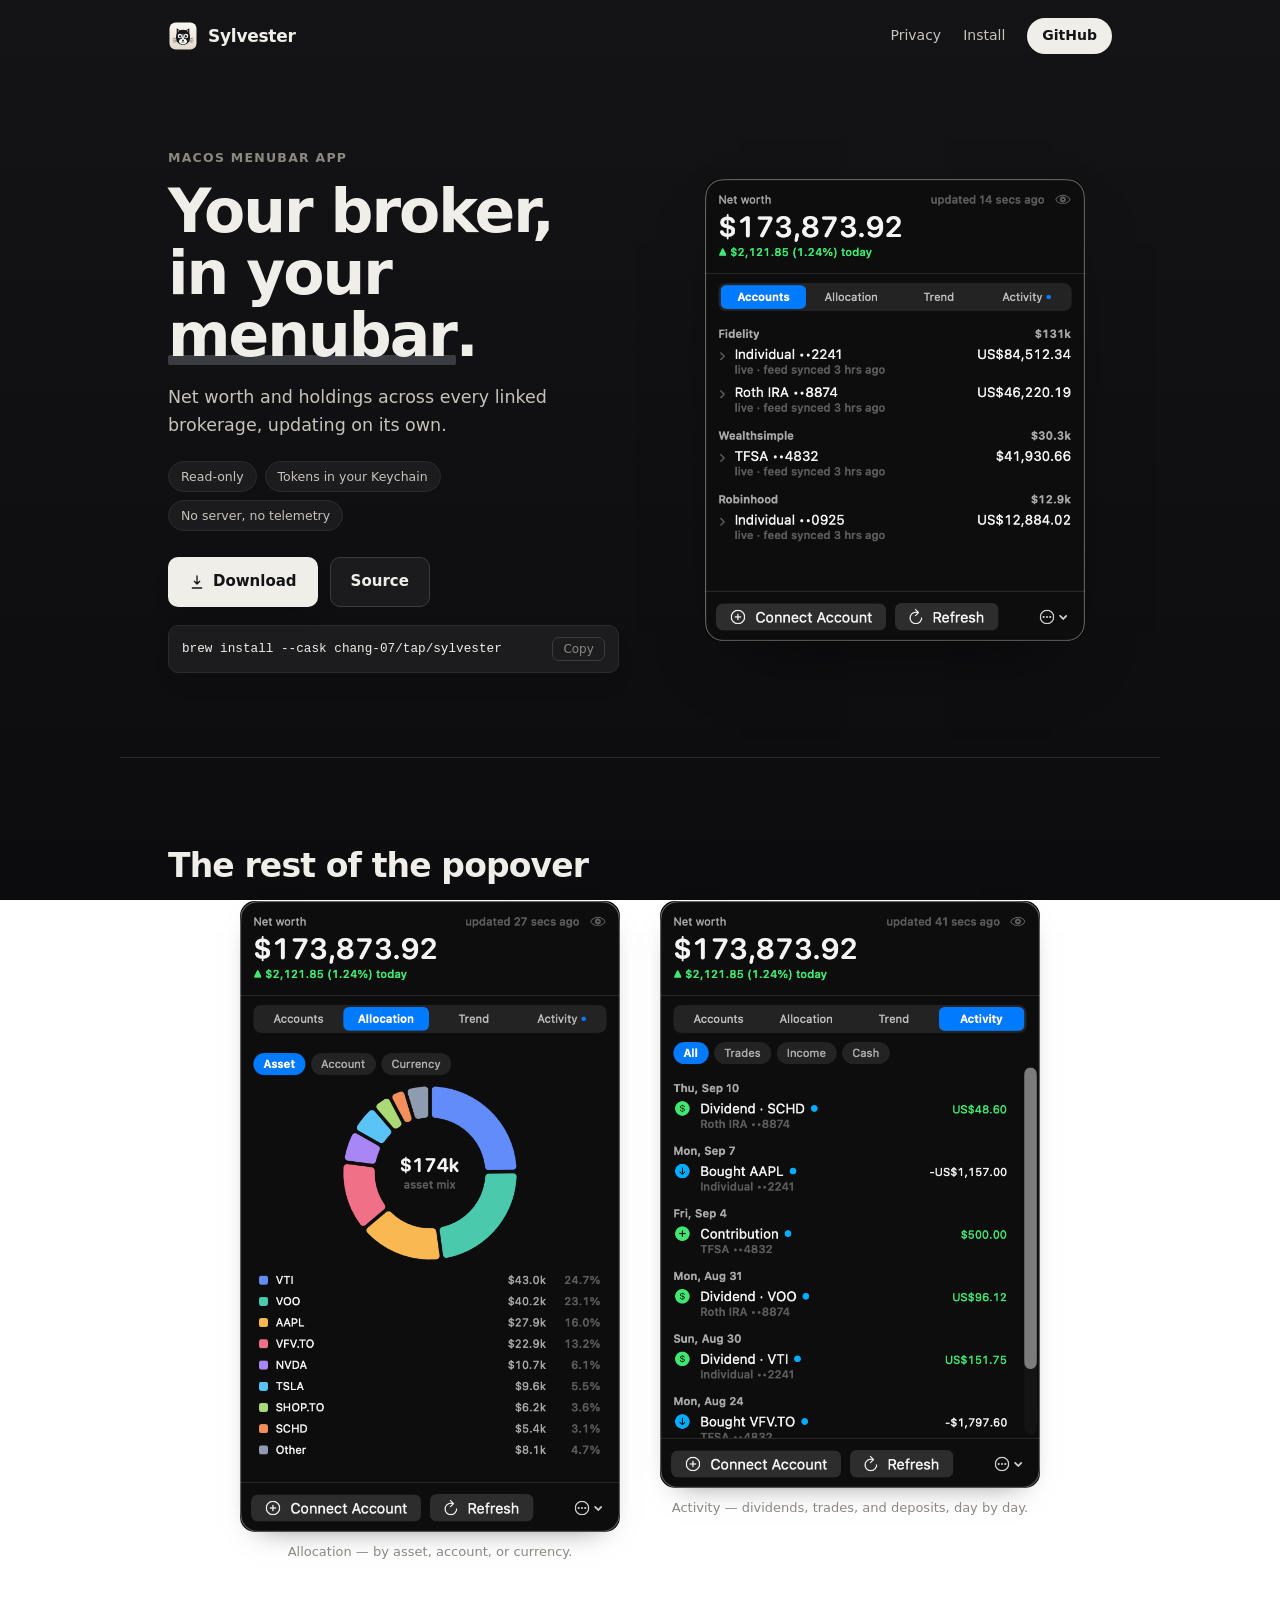
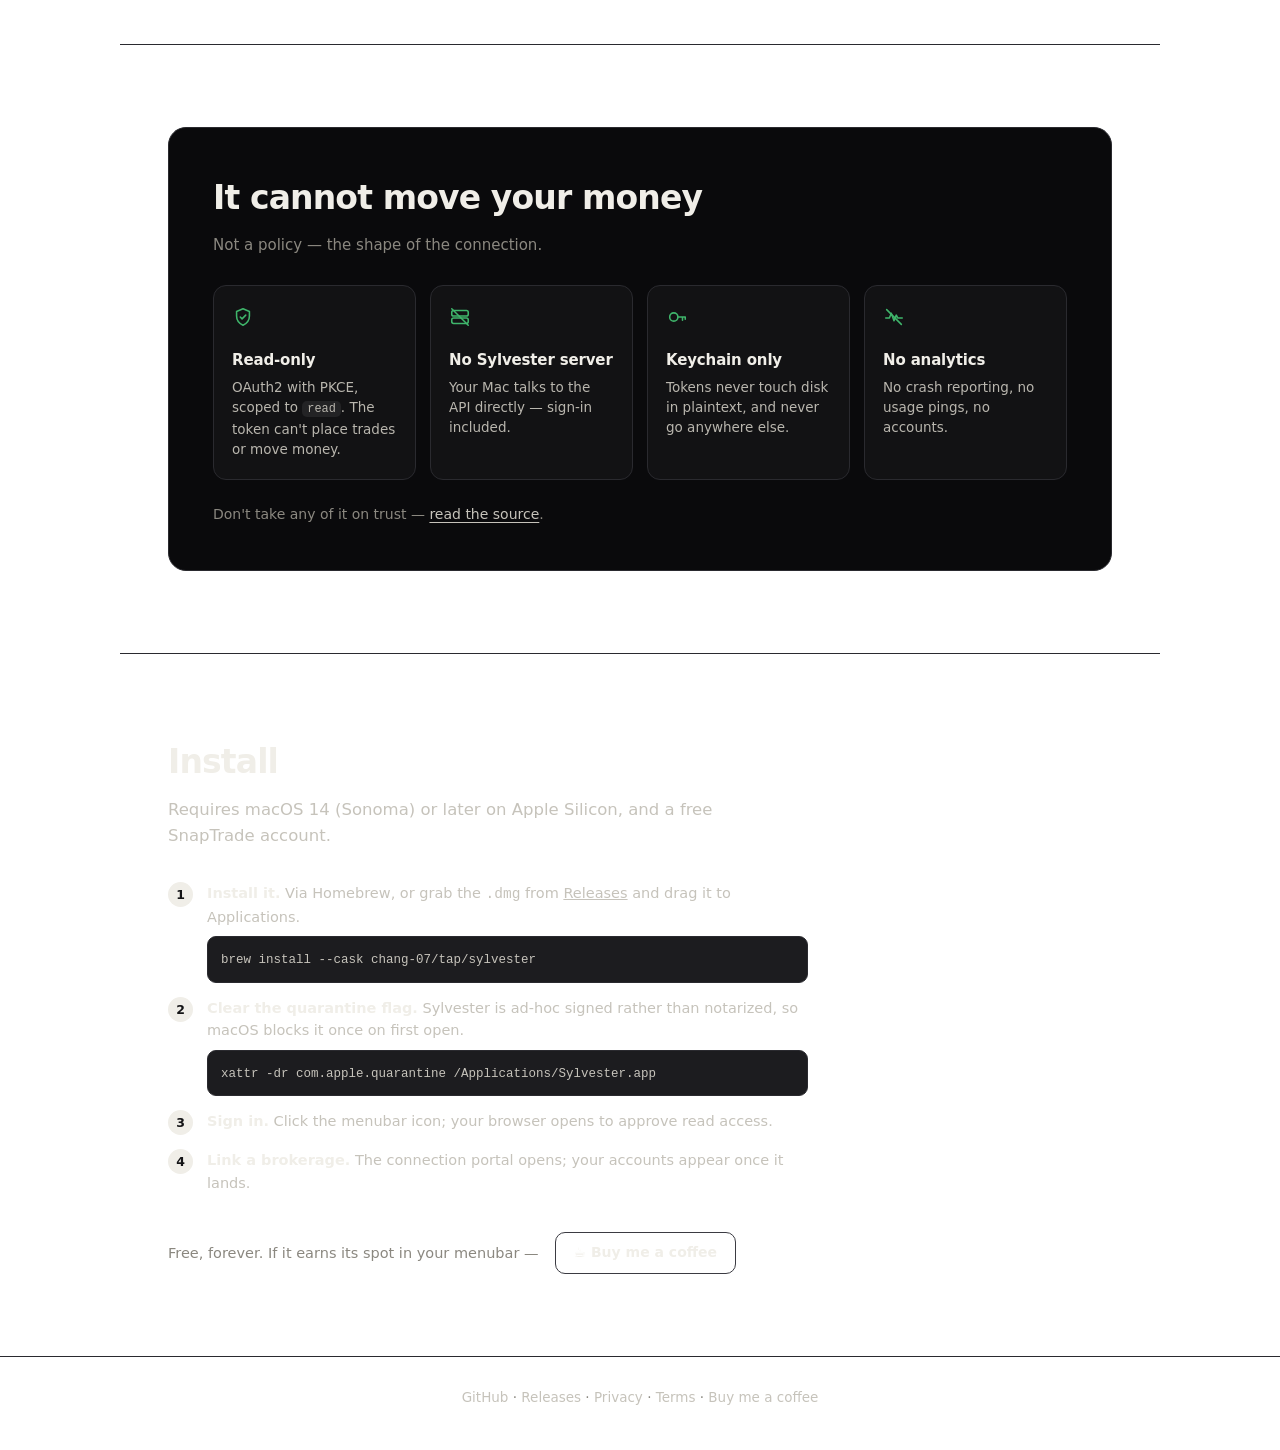
<file: docs/index.html>
<!DOCTYPE html>
<html lang="en">
<head>
<meta charset="UTF-8" />
<meta name="viewport" content="width=device-width, initial-scale=1.0" />
<title>Sylvester — your broker, in your menubar</title>
<meta name="description" content="Net worth and holdings across every linked brokerage, in your macOS menubar. Read-only, no server, no telemetry." />
<link rel="icon" type="image/svg+xml" href="assets/sylvester-logo.svg" />
<meta property="og:title" content="Sylvester — your broker, in your menubar" />
<meta property="og:description" content="Net worth and holdings across every linked brokerage, in your macOS menubar." />
<meta property="og:type" content="website" />
<style>
:root {
  --paper:   #141416;
  --paper-2: #0C0C0E;
  --ink:     #F0EEE8;
  --ink-2:   #C6C3BB;
  --muted:   #8B8880;
  --line:    #2A2A2F;
  --line-2:  #3B3B42;
  --card:    #1C1C1F;
  --gain:    #3FB56B;

  --sans: -apple-system, BlinkMacSystemFont, "Segoe UI", Inter, system-ui, sans-serif;
  --mono: ui-monospace, "SF Mono", SFMono-Regular, Menlo, monospace;

  --maxw: 1040px;
  --gutter: clamp(20px, 5vw, 48px);
  --shadow: 0 30px 70px -34px rgba(0, 0, 0, .65);
  --shadow-sm: 0 12px 28px -18px rgba(0, 0, 0, .55);
}

* { box-sizing: border-box; margin: 0; padding: 0; }
html { scroll-behavior: smooth; -webkit-text-size-adjust: 100%; }
body {
  font-family: var(--sans);
  color: var(--ink);
  background: linear-gradient(180deg, var(--paper) 0%, var(--paper-2) 100%);
  background-attachment: fixed;
  line-height: 1.55;
  -webkit-font-smoothing: antialiased;
}
a { color: inherit; }
.wrap { max-width: var(--maxw); margin: 0 auto; padding: 0 var(--gutter); }

/* ── nav ── */
.nav {
  display: flex; align-items: center; justify-content: space-between;
  gap: 16px; padding: 18px var(--gutter); max-width: var(--maxw); margin: 0 auto;
}
.brand { display: flex; align-items: center; gap: 10px; text-decoration: none; }
.brand img { width: 30px; height: 30px; border-radius: 7px; display: block; }
.brand span { font-weight: 650; letter-spacing: -0.015em; font-size: 17px; }
.nav-links { display: flex; align-items: center; gap: 22px; font-size: 14px; }
.nav-links a { color: var(--ink-2); text-decoration: none; }
.nav-links a:hover { color: var(--ink); }
.nav-cta {
  background: var(--ink); color: var(--paper) !important;
  padding: 7px 15px; border-radius: 999px; font-weight: 550;
}
@media (max-width: 620px) { .nav-links a:not(.nav-cta) { display: none; } }

/* ── hero ── */
.hero { padding-block: clamp(36px, 7vw, 76px) clamp(40px, 7vw, 84px); }
.hero-grid {
  display: grid; grid-template-columns: 1.02fr 0.98fr;
  gap: clamp(28px, 5vw, 60px); align-items: center;
}
.hero-grid > * { min-width: 0; }
@media (max-width: 860px) { .hero-grid { grid-template-columns: 1fr; } }

.eyebrow {
  font-size: 12.5px; letter-spacing: .10em; text-transform: uppercase;
  color: var(--muted); font-weight: 600; margin-bottom: 14px;
}
h1 {
  font-size: clamp(38px, 6.2vw, 60px); line-height: 1.03;
  letter-spacing: -0.033em; font-weight: 700; margin-bottom: 18px;
}
h1 em { font-style: normal; position: relative; white-space: nowrap; }
h1 em::after {
  content: ""; position: absolute; left: 0; right: 0; bottom: .07em; height: .18em;
  background: var(--line-2); border-radius: 2px; z-index: -1;
}
.hero-sub { font-size: 17.5px; color: var(--ink-2); max-width: 46ch; margin-bottom: 22px; }

.chips { display: flex; flex-wrap: wrap; gap: 8px; list-style: none; margin-bottom: 26px; }
.chips li {
  font-size: 12.5px; color: var(--ink-2); background: rgba(255,255,255,.05);
  border: 1px solid var(--line); border-radius: 999px; padding: 5px 12px;
}

.cta-row { display: flex; flex-wrap: wrap; gap: 12px; align-items: center; }
.btn {
  display: inline-flex; align-items: center; gap: 8px; text-decoration: none;
  border-radius: 10px; padding: 12px 20px; font-weight: 600; font-size: 15px;
  border: 1px solid transparent; transition: transform .12s ease, box-shadow .12s ease;
}
.btn:hover { transform: translateY(-1px); }
.btn-primary { background: var(--ink); color: var(--paper); box-shadow: var(--shadow-sm); }
.btn-ghost { border-color: var(--line-2); color: var(--ink); background: rgba(255,255,255,.05); }

.brewline {
  display: flex; align-items: center; gap: 10px; margin-top: 18px;
  background: var(--card); border: 1px solid var(--line);
  border-radius: 10px; padding: 11px 13px; max-width: 460px; box-shadow: var(--shadow-sm);
}
.brewline code {
  font-family: var(--mono); font-size: 12.7px; color: var(--ink);
  /* display:block matters — overflow is ignored on non-replaced inline elements, so as
     an inline <code> this just widened its flex parent instead of scrolling. */
  display: block; overflow-x: auto; white-space: nowrap; flex: 1; min-width: 0;
}
.copy {
  border: 1px solid var(--line-2); background: transparent; color: var(--muted);
  border-radius: 7px; padding: 4px 10px; font-size: 12px; cursor: pointer;
  font-family: var(--sans); flex-shrink: 0;
}
.copy:hover { color: var(--ink); border-color: var(--ink); }

/* ── product shots (real app, example data) ── */
.mock { display: flex; flex-direction: column; align-items: center; gap: 10px; }
.appshot { width: 100%; max-width: 380px; height: auto; display: block; border-radius: 15px; box-shadow: var(--shadow); }
.shot-note { font-size: 12px; color: var(--muted); }
.shots { display: grid; grid-template-columns: repeat(auto-fit, minmax(260px, 380px)); gap: clamp(18px, 4vw, 40px); justify-content: center; }
.shot { margin: 0; }
.shot img { width: 100%; height: auto; display: block; border-radius: 15px; box-shadow: var(--shadow-sm); }
.shot figcaption { font-size: 13px; color: var(--muted); margin-top: 10px; text-align: center; }

/* ── sections ── */
section.band { padding-block: clamp(46px, 7vw, 82px); border-top: 1px solid var(--line); }
h2 { font-size: clamp(25px, 3.4vw, 33px); letter-spacing: -0.026em; font-weight: 700; margin-bottom: 10px; }
.lede { color: var(--ink-2); max-width: 58ch; font-size: 16.5px; margin-bottom: 34px; }

.grid { display: grid; grid-template-columns: repeat(auto-fit, minmax(248px, 1fr)); gap: 18px; }
.card {
  background: var(--card); border: 1px solid var(--line); border-radius: 13px;
  padding: 20px; box-shadow: var(--shadow-sm);
}
.card h3 { font-size: 15.5px; font-weight: 650; margin-bottom: 6px; letter-spacing: -0.012em; }
.card p { font-size: 14px; color: var(--ink-2); }
.card .ico {
  width: 30px; height: 30px; border-radius: 8px; background: var(--paper-2);
  display: grid; place-items: center; margin-bottom: 13px;
  border: 1px solid var(--line);
}
.card .ico svg { width: 16px; height: 16px; stroke: var(--ink); fill: none; stroke-width: 1.7; stroke-linecap: round; stroke-linejoin: round; }

.privacy { background: #0A0A0C; border: 1px solid var(--line); color: var(--ink); border-radius: 18px; padding: clamp(28px, 4.5vw, 44px); }
.privacy h2 { color: var(--ink); }
.privacy .sub { color: var(--muted); font-size: 15px; margin-top: 4px; }
.pgrid { display: grid; grid-template-columns: repeat(auto-fit, minmax(195px, 1fr)); gap: 14px; margin-top: 28px; }
.ptile { background: rgba(255,255,255,.03); border: 1px solid var(--line); border-radius: 13px; padding: 20px 18px; }
.ptile svg { width: 22px; height: 22px; stroke: var(--gain); fill: none; stroke-width: 1.7; stroke-linecap: round; stroke-linejoin: round; margin-bottom: 13px; }
.ptile h3 { font-size: 15px; font-weight: 650; letter-spacing: -0.01em; margin-bottom: 5px; }
.ptile p { font-size: 13.5px; color: #B9B6AE; line-height: 1.5; }
.ptile code { font-size: .88em; background: rgba(255,255,255,.07); padding: 1px 5px; border-radius: 5px; }
.pfoot { margin-top: 24px; font-size: 14px; color: var(--muted); }
.pfoot a { color: var(--ink-2); text-decoration: underline; text-underline-offset: 3px; }
.pfoot a:hover { color: var(--ink); }

.coffee-line { margin-top: 38px; display: flex; align-items: center; flex-wrap: wrap; gap: 16px; color: var(--muted); font-size: 14.5px; }
.btn-coffee { padding: 9px 18px; font-size: 14px; }
.steps { display: grid; gap: 14px; counter-reset: s; max-width: 640px; }
.step { display: flex; gap: 14px; align-items: flex-start; min-width: 0; }
.step::before {
  counter-increment: s; content: counter(s);
  flex-shrink: 0; width: 25px; height: 25px; border-radius: 50%;
  background: var(--ink); color: var(--paper); display: grid; place-items: center;
  font-size: 12.5px; font-weight: 650;
}
.step div { font-size: 14.5px; color: var(--ink-2); min-width: 0; flex: 1; }
.step strong { color: var(--ink); font-weight: 620; }
pre {
  max-width: 100%;
  background: var(--card); border: 1px solid var(--line); border-radius: 9px;
  padding: 11px 13px; overflow-x: auto; margin-top: 8px;
}
pre code { font-family: var(--mono); font-size: 12.5px; }
.note { font-size: 13.5px; color: var(--muted); margin-top: 22px; max-width: 62ch; }

footer { border-top: 1px solid var(--line); padding: 30px 0 44px; font-size: 13.5px; color: var(--muted); }
.foot { display: flex; flex-wrap: wrap; gap: 18px; justify-content: center; align-items: center; }
.foot a { color: var(--ink-2); text-decoration: none; }
.foot a:hover { color: var(--ink); }
</style>
</head>
<body>

<header class="nav">
  <a class="brand" href="#top">
    <img src="assets/sylvester-logo.svg" alt="" />
    <span>Sylvester</span>
  </a>
  <nav class="nav-links">
    <a href="#privacy">Privacy</a>
    <a href="#install">Install</a>
    <a class="nav-cta" href="https://github.com/chang-07/sylvester">GitHub</a>
  </nav>
</header>

<main id="top">

<section class="hero wrap">
  <div class="hero-grid">
    <div>
      <p class="eyebrow">macOS menubar app</p>
      <h1>Your broker, in your <em>menubar</em>.</h1>
      <p class="hero-sub">
        Net worth and holdings across every linked brokerage, updating on its own.
      </p>

      <ul class="chips">
        <li>Read-only</li>
        <li>Tokens in your Keychain</li>
        <li>No server, no telemetry</li>
      </ul>

      <div class="cta-row">
        <a class="btn btn-primary" href="https://github.com/chang-07/sylvester/releases/latest">
          <svg width="16" height="16" viewBox="0 0 24 24" fill="none" stroke="currentColor" stroke-width="2" stroke-linecap="round" stroke-linejoin="round"><path d="M12 3v12m0 0l-4-4m4 4l4-4M5 21h14"/></svg>
          Download
        </a>
        <a class="btn btn-ghost" href="https://github.com/chang-07/sylvester">Source</a>
      </div>

      <div class="brewline">
        <code id="brew">brew install --cask chang-07/tap/sylvester</code>
        <button class="copy" onclick="
          navigator.clipboard.writeText(document.getElementById('brew').textContent);
          this.textContent='Copied'; setTimeout(()=>this.textContent='Copy',1400);
        ">Copy</button>
      </div>
    </div>

    <div class="mock">
      <img class="appshot" src="assets/app-accounts.png" width="680" height="826"
           alt="Sylvester's popover: net worth $173,873.92 across demo accounts at Fidelity, Wealthsimple, and Robinhood, with today's change and per-account sync status. Example data." />
    </div>
  </div>
</section>

<section class="band wrap" id="tour">
  <h2>The rest of the popover</h2>
  <div class="shots">
    <figure class="shot">
      <img src="assets/app-allocation.png" width="680" height="1130" loading="lazy"
           alt="Allocation tab: a donut chart of the example portfolio by asset, with per-holding values and percentages. Example data." />
      <figcaption>Allocation — by asset, account, or currency.</figcaption>
    </figure>
    <figure class="shot">
      <img src="assets/app-activity.png" width="680" height="1050" loading="lazy"
           alt="Activity tab: a day-grouped feed of dividends, buys, and contributions across the example accounts. Example data." />
      <figcaption>Activity — dividends, trades, and deposits, day by day.</figcaption>
    </figure>
  </div>
</section>

<section class="band wrap" id="privacy">
  <div class="privacy">
    <h2>It cannot move your money</h2>
    <p class="sub">Not a policy — the shape of the connection.</p>
    <div class="pgrid">
      <div class="ptile">
        <svg viewBox="0 0 24 24"><path d="M12 3l7 3v5c0 4.6-3 8.2-7 10-4-1.8-7-5.4-7-10V6l7-3z"/><path d="M9 12l2 2 4-4"/></svg>
        <h3>Read-only</h3>
        <p>OAuth2 with PKCE, scoped to <code>read</code>. The token can't place trades or move money.</p>
      </div>
      <div class="ptile">
        <svg viewBox="0 0 24 24"><rect x="3" y="5" width="18" height="6" rx="2"/><rect x="3" y="13" width="18" height="6" rx="2"/><path d="M3 3L21 21"/></svg>
        <h3>No Sylvester server</h3>
        <p>Your Mac talks to the API directly — sign-in included.</p>
      </div>
      <div class="ptile">
        <svg viewBox="0 0 24 24"><circle cx="8.5" cy="12" r="4.5"/><path d="M13 12h8M18 12v3.5M21 12v2.5"/></svg>
        <h3>Keychain only</h3>
        <p>Tokens never touch disk in plaintext, and never go anywhere else.</p>
      </div>
      <div class="ptile">
        <svg viewBox="0 0 24 24"><path d="M3 13h4l2-5 3 8 2.5-6 1.5 3h5"/><path d="M4 4l16 16"/></svg>
        <h3>No analytics</h3>
        <p>No crash reporting, no usage pings, no accounts.</p>
      </div>
    </div>
    <p class="pfoot">Don't take any of it on trust — <a href="https://github.com/chang-07/sylvester">read the source</a>.</p>
  </div>
</section>

<section class="band wrap" id="install">
  <h2>Install</h2>
  <p class="lede">Requires macOS 14 (Sonoma) or later on Apple Silicon, and a free SnapTrade account.</p>

  <div class="steps">
    <div class="step"><div><strong>Install it.</strong> Via Homebrew, or grab the <code>.dmg</code> from <a href="https://github.com/chang-07/sylvester/releases/latest">Releases</a> and drag it to Applications.
      <pre><code>brew install --cask chang-07/tap/sylvester</code></pre></div></div>
    <div class="step"><div><strong>Clear the quarantine flag.</strong> Sylvester is ad-hoc signed rather than notarized, so macOS blocks it once on first open.
      <pre><code>xattr -dr com.apple.quarantine /Applications/Sylvester.app</code></pre></div></div>
    <div class="step"><div><strong>Sign in.</strong> Click the menubar icon; your browser opens to approve read access.</div></div>
    <div class="step"><div><strong>Link a brokerage.</strong> The connection portal opens; your accounts appear once it lands.</div></div>
  </div>

  <p class="coffee-line">Free, forever. If it earns its spot in your menubar —
    <a class="btn btn-ghost btn-coffee" href="https://ko-fi.com/chang07" target="_blank" rel="noopener">&#9749; Buy me a coffee</a>
  </p>

</section>

</main>

<footer>
  <div class="wrap foot">
    <span>
      <a href="https://github.com/chang-07/sylvester">GitHub</a> ·
      <a href="https://github.com/chang-07/sylvester/releases/latest">Releases</a> ·
      <a href="/privacy">Privacy</a> ·
      <a href="/terms">Terms</a> ·
      <a href="https://ko-fi.com/chang07" target="_blank" rel="noopener">Buy me a coffee</a>
    </span>
  </div>
</footer>

</body>
</html>
</file>
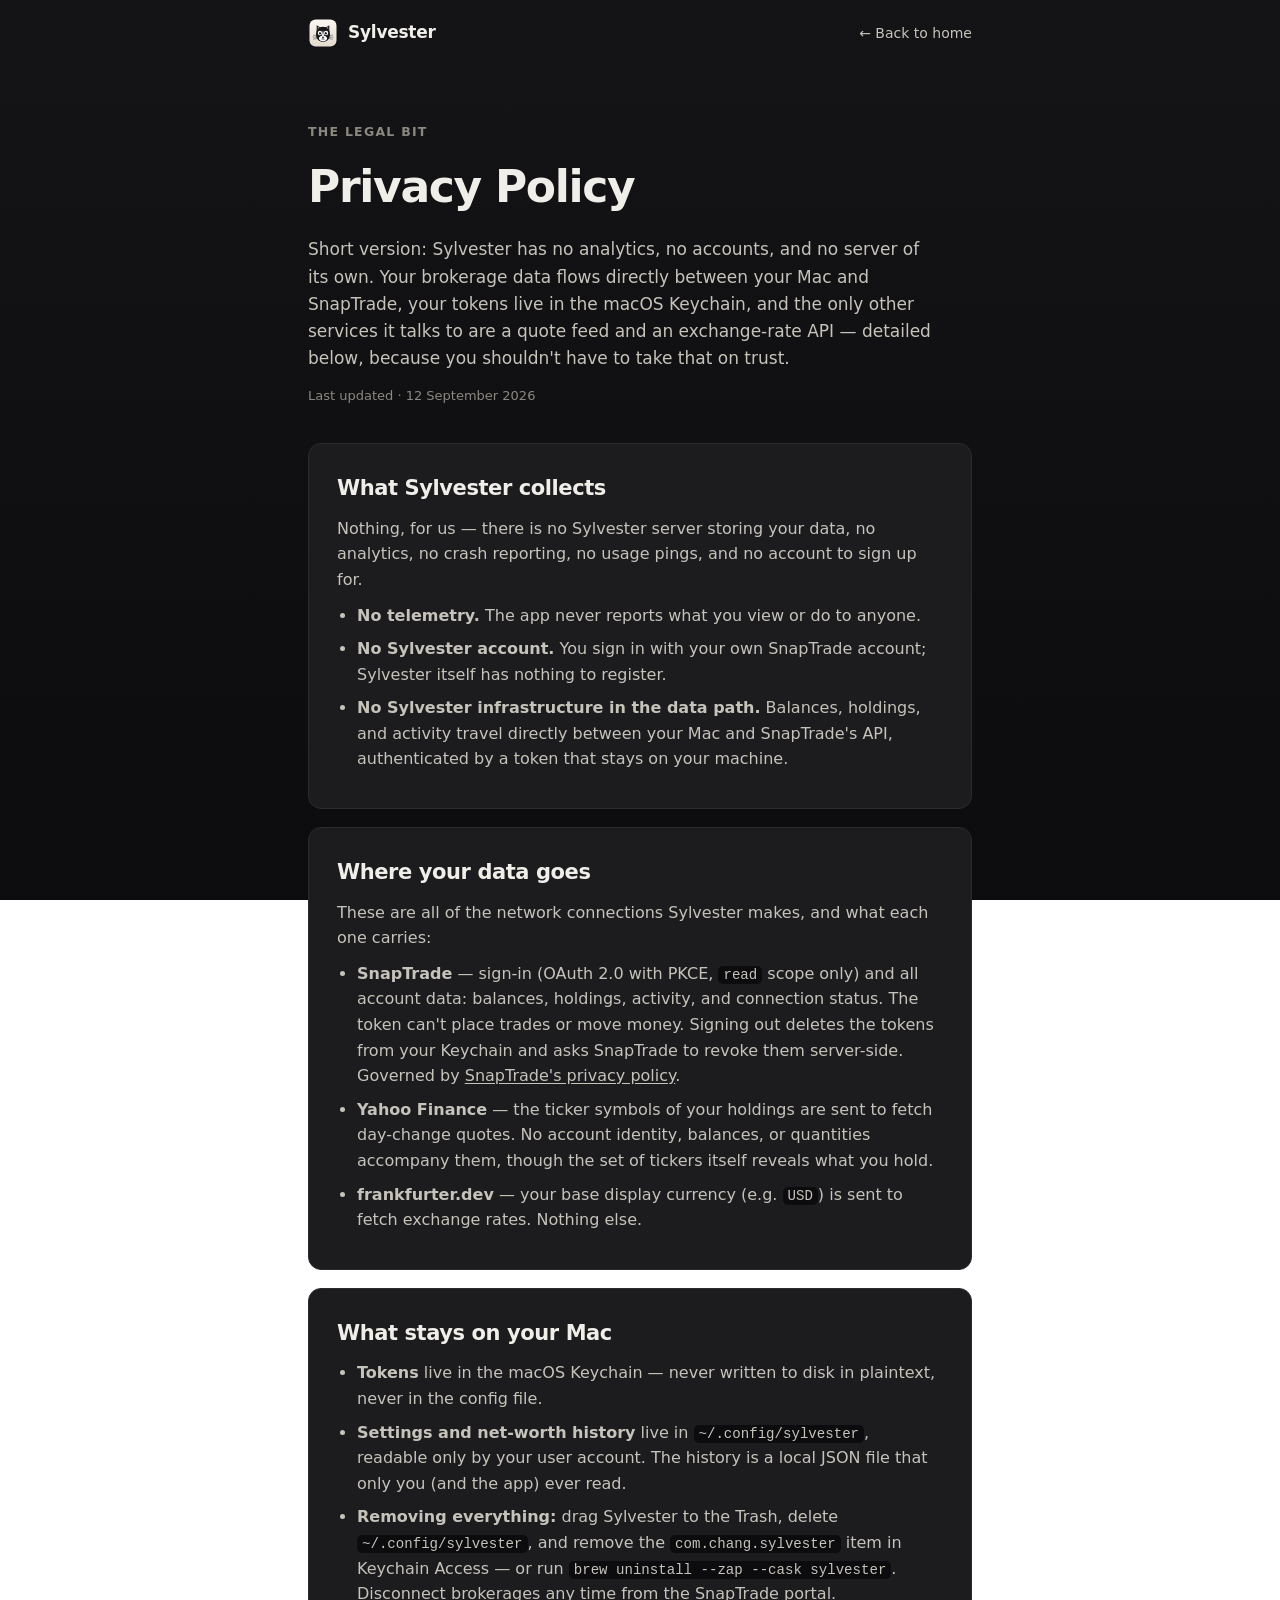
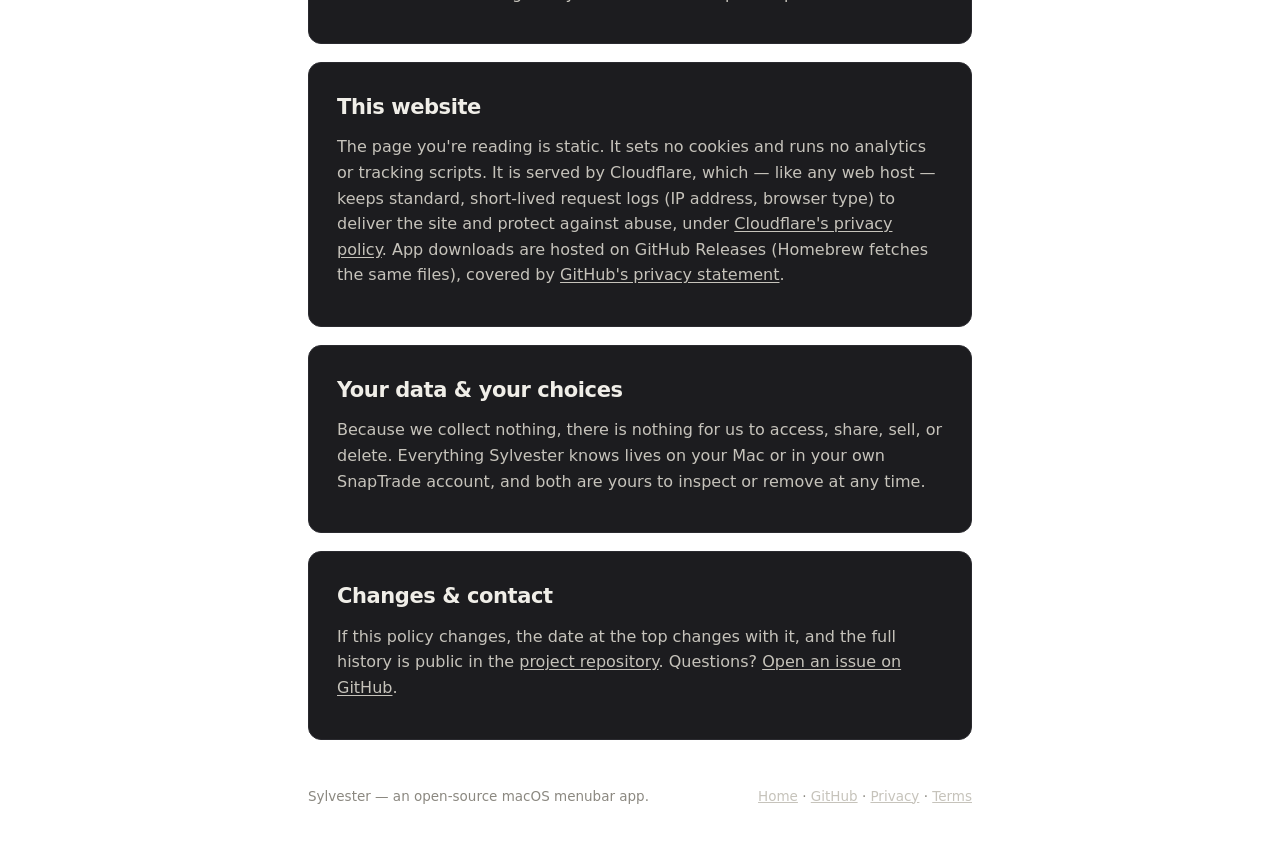
<file: docs/privacy.html>
<!DOCTYPE html>
<html lang="en">
<head>
<meta charset="UTF-8" />
<meta name="viewport" content="width=device-width, initial-scale=1.0" />
<title>Sylvester — Privacy Policy</title>
<meta name="description" content="Sylvester has no analytics, no accounts, and no server of its own. Your data flows between your Mac, SnapTrade, and the quote services you can read about here." />
<link rel="icon" type="image/svg+xml" href="assets/sylvester-logo.svg" />
<meta property="og:title" content="Sylvester — Privacy Policy" />
<meta property="og:description" content="Local-first by design: no analytics, no accounts, no Sylvester server. Here's exactly where your data goes." />
<meta property="og:type" content="article" />
<style>
:root {
  --paper: #141416; --paper-2: #0C0C0E; --ink: #F0EEE8; --ink-2: #C6C3BB;
  --muted: #8B8880; --line: #2A2A2F; --card: #1C1C1F;
  --sans: -apple-system, BlinkMacSystemFont, "Segoe UI", Inter, system-ui, sans-serif;
  --mono: ui-monospace, "SF Mono", SFMono-Regular, Menlo, monospace;
}
* { box-sizing: border-box; margin: 0; padding: 0; }
body { font-family: var(--sans); color: var(--ink); line-height: 1.6;
  background: linear-gradient(180deg, var(--paper) 0%, var(--paper-2) 100%); background-attachment: fixed; }
a { color: inherit; }
.wrap { max-width: 760px; margin: 0 auto; padding: 0 clamp(20px, 5vw, 48px); }
.nav { display: flex; align-items: center; justify-content: space-between; padding: 18px 0; }
.brand { display: flex; align-items: center; gap: 10px; text-decoration: none; }
.brand img { width: 30px; height: 30px; border-radius: 7px; }
.brand span { font-weight: 650; font-size: 17px; letter-spacing: -0.015em; }
.nav a.back { font-size: 14px; color: var(--ink-2); text-decoration: none; }
.nav a.back:hover { color: var(--ink); }
.eyebrow { font-size: 12.5px; letter-spacing: .10em; text-transform: uppercase; color: var(--muted); font-weight: 600; }
h1 { font-size: clamp(32px, 5vw, 44px); letter-spacing: -0.03em; margin: 10px 0 14px; }
.lede { font-size: 17px; color: var(--ink-2); max-width: 58ch; }
.updated { font-size: 13px; color: var(--muted); margin-top: 14px; }
.hero { padding: clamp(28px, 5vw, 56px) 0 clamp(20px, 3vw, 36px); }
section.doc { background: var(--card); border: 1px solid var(--line); border-radius: 13px;
  padding: clamp(18px, 3vw, 28px); margin-bottom: 18px; }
section.doc h2 { font-size: 21px; letter-spacing: -0.02em; margin-bottom: 10px; }
section.doc p { margin-bottom: 10px; color: var(--ink-2); }
section.doc ul { padding-left: 20px; color: var(--ink-2); }
section.doc li { margin-bottom: 8px; }
section.doc code { font-family: var(--mono); font-size: 0.88em; background: var(--paper-2); padding: 1px 5px; border-radius: 5px; }
section.doc a { text-decoration: underline; text-underline-offset: 2px; }
footer { padding: 28px 0 44px; font-size: 13.5px; color: var(--muted); display: flex; flex-wrap: wrap; gap: 8px 18px; justify-content: space-between; }
footer a { color: var(--ink-2); }
</style>
</head>
<body>
<div class="wrap">

<header class="nav">
  <a class="brand" href="/"><img src="assets/sylvester-logo.svg" alt="" /><span>Sylvester</span></a>
  <a class="back" href="/">← Back to home</a>
</header>

<main>
  <section class="hero">
    <p class="eyebrow">the legal bit</p>
    <h1>Privacy Policy</h1>
    <p class="lede">
      Short version: Sylvester has no analytics, no accounts, and no server of its own.
      Your brokerage data flows directly between your Mac and SnapTrade, your tokens live
      in the macOS Keychain, and the only other services it talks to are a quote feed and
      an exchange-rate API — detailed below, because you shouldn't have to take that on trust.
    </p>
    <p class="updated">Last updated · 12 September 2026</p>
  </section>

  <section class="doc" id="app">
    <h2>What Sylvester collects</h2>
    <p>
      Nothing, for us — there is no Sylvester server storing your data, no analytics,
      no crash reporting, no usage pings, and no account to sign up for.
    </p>
    <ul>
      <li><strong>No telemetry.</strong> The app never reports what you view or do to anyone.</li>
      <li><strong>No Sylvester account.</strong> You sign in with your own SnapTrade account; Sylvester itself has nothing to register.</li>
      <li><strong>No Sylvester infrastructure in the data path.</strong> Balances, holdings, and activity travel directly between your Mac and SnapTrade's API, authenticated by a token that stays on your machine.</li>
    </ul>
  </section>

  <section class="doc" id="flows">
    <h2>Where your data goes</h2>
    <p>These are all of the network connections Sylvester makes, and what each one carries:</p>
    <ul>
      <li><strong>SnapTrade</strong> — sign-in (OAuth&nbsp;2.0 with PKCE, <code>read</code> scope only) and all account data: balances, holdings, activity, and connection status. The token can't place trades or move money. Signing out deletes the tokens from your Keychain and asks SnapTrade to revoke them server-side. Governed by <a href="https://snaptrade.com/privacy">SnapTrade's privacy policy</a>.</li>
      <li><strong>Yahoo Finance</strong> — the ticker symbols of your holdings are sent to fetch day-change quotes. No account identity, balances, or quantities accompany them, though the set of tickers itself reveals what you hold.</li>
      <li><strong>frankfurter.dev</strong> — your base display currency (e.g. <code>USD</code>) is sent to fetch exchange rates. Nothing else.</li>
    </ul>
  </section>

  <section class="doc" id="storage">
    <h2>What stays on your Mac</h2>
    <ul>
      <li><strong>Tokens</strong> live in the macOS Keychain — never written to disk in plaintext, never in the config file.</li>
      <li><strong>Settings and net-worth history</strong> live in <code>~/.config/sylvester</code>, readable only by your user account. The history is a local JSON file that only you (and the app) ever read.</li>
      <li><strong>Removing everything:</strong> drag Sylvester to the Trash, delete <code>~/.config/sylvester</code>, and remove the <code>com.chang.sylvester</code> item in Keychain Access — or run <code>brew uninstall --zap --cask sylvester</code>. Disconnect brokerages any time from the SnapTrade portal.</li>
    </ul>
  </section>

  <section class="doc" id="website">
    <h2>This website</h2>
    <p>
      The page you're reading is static. It sets no cookies and runs no analytics or tracking
      scripts. It is served by Cloudflare, which — like any web host — keeps standard, short-lived
      request logs (IP address, browser type) to deliver the site and protect against abuse,
      under <a href="https://www.cloudflare.com/privacypolicy/">Cloudflare's privacy policy</a>.
      App downloads are hosted on GitHub Releases (Homebrew fetches the same files), covered by
      <a href="https://docs.github.com/site-policy/privacy-policies/github-privacy-statement">GitHub's privacy statement</a>.
    </p>
  </section>

  <section class="doc" id="choices">
    <h2>Your data &amp; your choices</h2>
    <p>
      Because we collect nothing, there is nothing for us to access, share, sell, or delete.
      Everything Sylvester knows lives on your Mac or in your own SnapTrade account, and both
      are yours to inspect or remove at any time.
    </p>
  </section>

  <section class="doc" id="changes">
    <h2>Changes &amp; contact</h2>
    <p>
      If this policy changes, the date at the top changes with it, and the full history is public in the
      <a href="https://github.com/chang-07/sylvester">project repository</a>. Questions?
      <a href="https://github.com/chang-07/sylvester/issues">Open an issue on GitHub</a>.
    </p>
  </section>
</main>

<footer>
  <span>Sylvester — an open-source macOS menubar app.</span>
  <span>
    <a href="/">Home</a> ·
    <a href="https://github.com/chang-07/sylvester">GitHub</a> ·
    <a href="/privacy">Privacy</a> ·
    <a href="/terms">Terms</a>
  </span>
</footer>

</div>
</body>
</html>
</file>
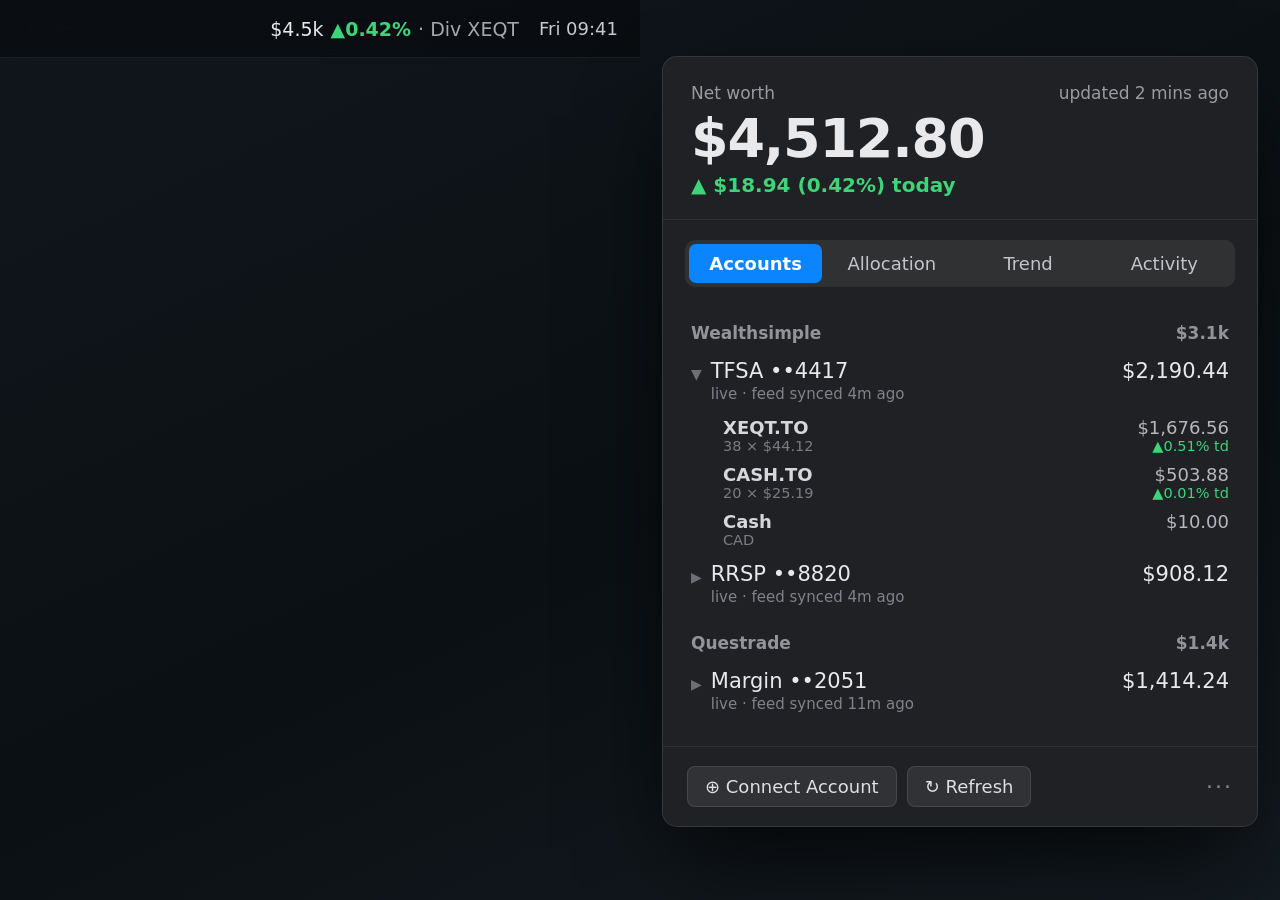
<file: docs/screenshot-mock.html>
<!DOCTYPE html>
<html><head><meta charset="utf-8"><style>
* { box-sizing: border-box; margin: 0; padding: 0; }
body {
  width: 640px; height: 900px; overflow: hidden;
  font: 13px -apple-system, BlinkMacSystemFont, system-ui, sans-serif;
  background: linear-gradient(155deg, #10161c 0%, #0b1014 55%, #131a20 100%);
  color: #E9E9EC; -webkit-font-smoothing: antialiased;
}
.menubar {
  height: 58px; background: #0000004d; backdrop-filter: blur(20px);
  display: flex; align-items: center; justify-content: flex-end; gap: 20px;
  padding: 0 22px; font-size: 19px; color: #E8E8EA;
  border-bottom: 1px solid #ffffff12;
}
.pill { display: flex; align-items: center; gap: 7px; font-weight: 500; font-variant-numeric: tabular-nums; }
.pill .up { color: #3ED47A; font-weight: 650; }
.pill .dim { color: #A6A6AE; font-weight: 400; }
.clock { color: #C9C9D0; font-size: 18px; }

.pop {
  position: absolute; top: 56px; right: 22px; width: 596px;
  background: #1F2124; border: 1px solid #ffffff1a; border-radius: 15px;
  box-shadow: 0 40px 90px -20px #000000cc; overflow: hidden;
}
.head { padding: 26px 28px 22px; border-bottom: 1px solid #ffffff12; }
.hrow { display: flex; justify-content: space-between; align-items: baseline; font-size: 17px; color: #9A9AA2; }
.val { font-size: 54px; font-weight: 640; letter-spacing: -0.022em; margin: 4px 0 3px; font-variant-numeric: tabular-nums; }
.delta { font-size: 20px; color: #3ED47A; font-weight: 550; font-variant-numeric: tabular-nums; }

.tabs { display: flex; gap: 3px; margin: 20px 22px 0; padding: 4px; background: #ffffff12; border-radius: 10px; }
.tabs span { flex: 1; text-align: center; font-size: 18px; padding: 9px 0; border-radius: 7px; color: #C4C4CC; }
.tabs .on { background: #0A84FF; color: #fff; font-weight: 600; }

.rows { padding: 18px 28px 24px; }
.grp { display: flex; justify-content: space-between; font-size: 17px; color: #93939B; font-weight: 620; margin: 18px 0 7px; }
.row { display: flex; justify-content: space-between; align-items: flex-start; padding: 9px 0; font-size: 21px; }
.row .nm { display: flex; gap: 9px; }
.chev { color: #6E6E78; font-size: 14px; margin-top: 7px; }
.sub { display: block; font-size: 15px; color: #82828C; margin-top: 2px; }
.amt { font-variant-numeric: tabular-nums; }

.hold { padding: 5px 0 5px 32px; display: flex; justify-content: space-between; font-size: 18px; color: #B6B6BE; }
.hold .t { font-weight: 550; color: #D6D6DC; }
.hold .s { display: block; font-size: 14.5px; color: #7C7C86; }
.hold .g { color: #3ED47A; font-size: 14.5px; display: block; }
.hold .r { display: flex; flex-direction: column; align-items: flex-end; }

.foot { display: flex; gap: 10px; padding: 19px 24px; border-top: 1px solid #ffffff12; align-items: center; }
.btn { background: #ffffff14; border: 1px solid #ffffff1a; border-radius: 8px; padding: 9px 17px; font-size: 18px; color: #DEDEE4; }
.dots { margin-left: auto; color: #8A8A94; font-size: 22px; letter-spacing: 2px; }
</style></head>
<body>
  <div class="menubar">
    <span class="pill">$4.5k <span class="up">&#9650;0.42%</span> <span class="dim">· Div XEQT</span></span>
    <span class="clock">Fri 09:41</span>
  </div>

  <div class="pop">
    <div class="head">
      <div class="hrow"><span>Net worth</span><span>updated 2 mins ago</span></div>
      <div class="val">$4,512.80</div>
      <div class="delta">&#9650; $18.94 (0.42%) today</div>
    </div>
    <div class="tabs"><span class="on">Accounts</span><span>Allocation</span><span>Trend</span><span>Activity</span></div>
    <div class="rows">
      <div class="grp"><span>Wealthsimple</span><span>$3.1k</span></div>
      <div class="row"><span class="nm"><span class="chev">&#9660;</span><span>TFSA ••4417<span class="sub">live · feed synced 4m ago</span></span></span><span class="amt">$2,190.44</span></div>
      <div class="hold"><span><span class="t">XEQT.TO</span><span class="s">38 × $44.12</span></span><span class="r">$1,676.56<span class="g">&#9650;0.51% td</span></span></div>
      <div class="hold"><span><span class="t">CASH.TO</span><span class="s">20 × $25.19</span></span><span class="r">$503.88<span class="g">&#9650;0.01% td</span></span></div>
      <div class="hold"><span><span class="t">Cash</span><span class="s">CAD</span></span><span class="r">$10.00</span></div>
      <div class="row"><span class="nm"><span class="chev">&#9654;</span><span>RRSP ••8820<span class="sub">live · feed synced 4m ago</span></span></span><span class="amt">$908.12</span></div>
      <div class="grp"><span>Questrade</span><span>$1.4k</span></div>
      <div class="row"><span class="nm"><span class="chev">&#9654;</span><span>Margin ••2051<span class="sub">live · feed synced 11m ago</span></span></span><span class="amt">$1,414.24</span></div>
    </div>
    <div class="foot">
      <span class="btn">&#8853; Connect Account</span>
      <span class="btn">&#8635; Refresh</span>
      <span class="dots">···</span>
    </div>
  </div>
</body></html>
</file>
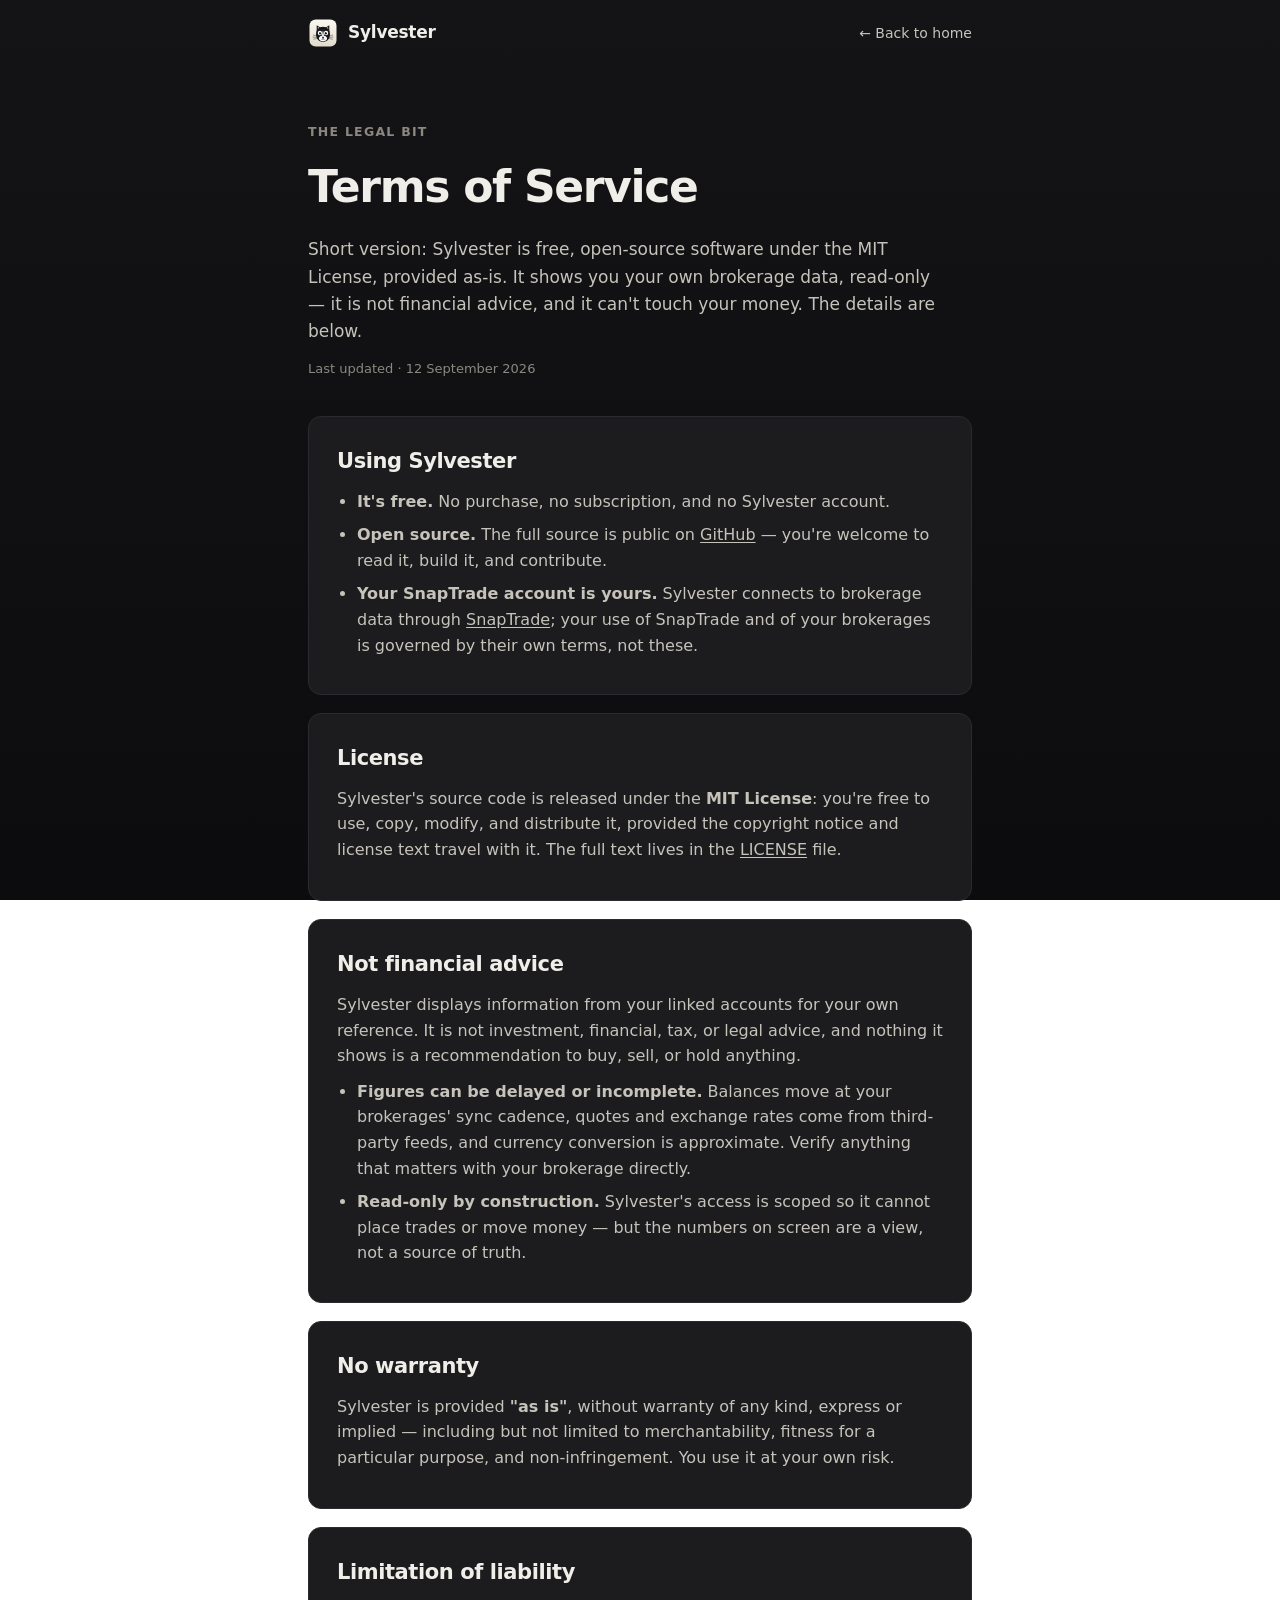
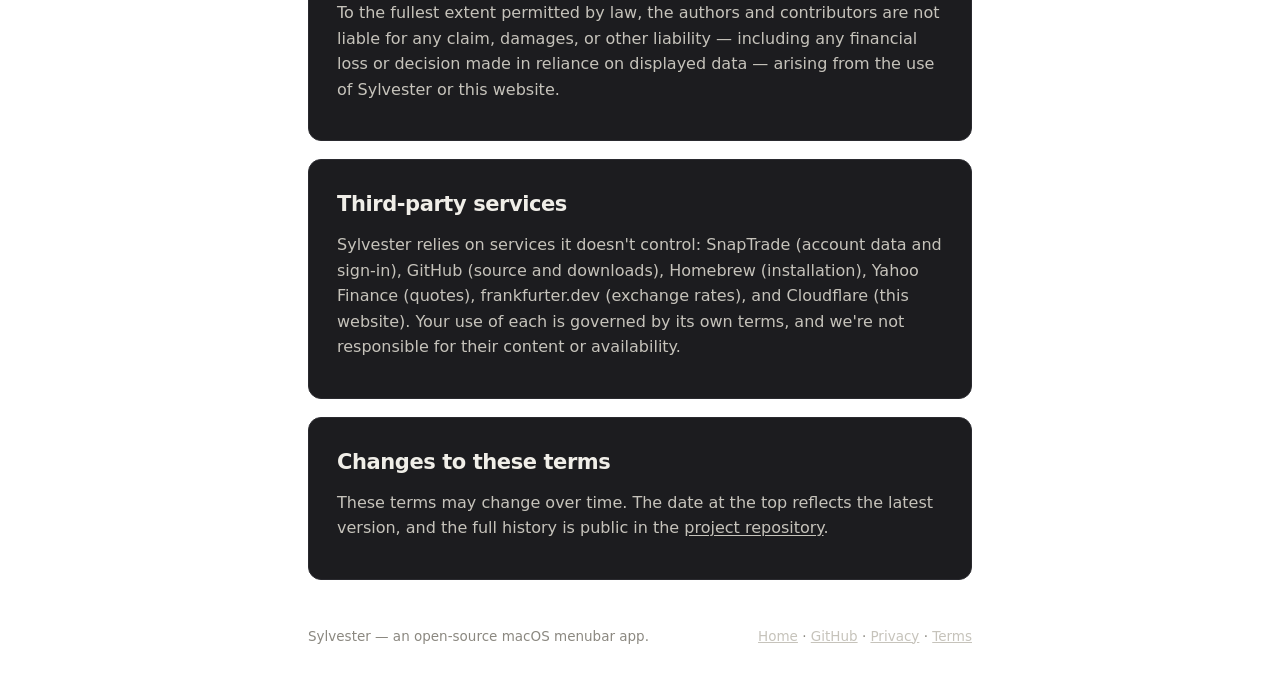
<file: docs/terms.html>
<!DOCTYPE html>
<html lang="en">
<head>
<meta charset="UTF-8" />
<meta name="viewport" content="width=device-width, initial-scale=1.0" />
<title>Sylvester — Terms of Service</title>
<meta name="description" content="Sylvester is free, open-source software under the MIT License, provided as-is. It displays your brokerage data read-only and is not financial advice." />
<link rel="icon" type="image/svg+xml" href="assets/sylvester-logo.svg" />
<meta property="og:title" content="Sylvester — Terms of Service" />
<meta property="og:description" content="Free and open-source under the MIT License, provided as-is. Read-only, and not financial advice." />
<meta property="og:type" content="article" />
<style>
:root {
  --paper: #141416; --paper-2: #0C0C0E; --ink: #F0EEE8; --ink-2: #C6C3BB;
  --muted: #8B8880; --line: #2A2A2F; --card: #1C1C1F;
  --sans: -apple-system, BlinkMacSystemFont, "Segoe UI", Inter, system-ui, sans-serif;
  --mono: ui-monospace, "SF Mono", SFMono-Regular, Menlo, monospace;
}
* { box-sizing: border-box; margin: 0; padding: 0; }
body { font-family: var(--sans); color: var(--ink); line-height: 1.6;
  background: linear-gradient(180deg, var(--paper) 0%, var(--paper-2) 100%); background-attachment: fixed; }
a { color: inherit; }
.wrap { max-width: 760px; margin: 0 auto; padding: 0 clamp(20px, 5vw, 48px); }
.nav { display: flex; align-items: center; justify-content: space-between; padding: 18px 0; }
.brand { display: flex; align-items: center; gap: 10px; text-decoration: none; }
.brand img { width: 30px; height: 30px; border-radius: 7px; }
.brand span { font-weight: 650; font-size: 17px; letter-spacing: -0.015em; }
.nav a.back { font-size: 14px; color: var(--ink-2); text-decoration: none; }
.nav a.back:hover { color: var(--ink); }
.eyebrow { font-size: 12.5px; letter-spacing: .10em; text-transform: uppercase; color: var(--muted); font-weight: 600; }
h1 { font-size: clamp(32px, 5vw, 44px); letter-spacing: -0.03em; margin: 10px 0 14px; }
.lede { font-size: 17px; color: var(--ink-2); max-width: 58ch; }
.updated { font-size: 13px; color: var(--muted); margin-top: 14px; }
.hero { padding: clamp(28px, 5vw, 56px) 0 clamp(20px, 3vw, 36px); }
section.doc { background: var(--card); border: 1px solid var(--line); border-radius: 13px;
  padding: clamp(18px, 3vw, 28px); margin-bottom: 18px; }
section.doc h2 { font-size: 21px; letter-spacing: -0.02em; margin-bottom: 10px; }
section.doc p { margin-bottom: 10px; color: var(--ink-2); }
section.doc ul { padding-left: 20px; color: var(--ink-2); }
section.doc li { margin-bottom: 8px; }
section.doc code { font-family: var(--mono); font-size: 0.88em; background: var(--paper-2); padding: 1px 5px; border-radius: 5px; }
section.doc a { text-decoration: underline; text-underline-offset: 2px; }
footer { padding: 28px 0 44px; font-size: 13.5px; color: var(--muted); display: flex; flex-wrap: wrap; gap: 8px 18px; justify-content: space-between; }
footer a { color: var(--ink-2); }
</style>
</head>
<body>
<div class="wrap">

<header class="nav">
  <a class="brand" href="/"><img src="assets/sylvester-logo.svg" alt="" /><span>Sylvester</span></a>
  <a class="back" href="/">← Back to home</a>
</header>

<main>
  <section class="hero">
    <p class="eyebrow">the legal bit</p>
    <h1>Terms of Service</h1>
    <p class="lede">
      Short version: Sylvester is free, open-source software under the MIT License, provided
      as-is. It shows you your own brokerage data, read-only — it is not financial advice,
      and it can't touch your money. The details are below.
    </p>
    <p class="updated">Last updated · 12 September 2026</p>
  </section>

  <section class="doc" id="use">
    <h2>Using Sylvester</h2>
    <ul>
      <li><strong>It's free.</strong> No purchase, no subscription, and no Sylvester account.</li>
      <li><strong>Open source.</strong> The full source is public on <a href="https://github.com/chang-07/sylvester">GitHub</a> — you're welcome to read it, build it, and contribute.</li>
      <li><strong>Your SnapTrade account is yours.</strong> Sylvester connects to brokerage data through <a href="https://snaptrade.com">SnapTrade</a>; your use of SnapTrade and of your brokerages is governed by their own terms, not these.</li>
    </ul>
  </section>

  <section class="doc" id="license">
    <h2>License</h2>
    <p>
      Sylvester's source code is released under the <strong>MIT License</strong>: you're free to
      use, copy, modify, and distribute it, provided the copyright notice and license text travel
      with it. The full text lives in the
      <a href="https://github.com/chang-07/sylvester/blob/main/LICENSE">LICENSE</a> file.
    </p>
  </section>

  <section class="doc" id="advice">
    <h2>Not financial advice</h2>
    <p>
      Sylvester displays information from your linked accounts for your own reference. It is not
      investment, financial, tax, or legal advice, and nothing it shows is a recommendation to buy,
      sell, or hold anything.
    </p>
    <ul>
      <li><strong>Figures can be delayed or incomplete.</strong> Balances move at your brokerages' sync cadence, quotes and exchange rates come from third-party feeds, and currency conversion is approximate. Verify anything that matters with your brokerage directly.</li>
      <li><strong>Read-only by construction.</strong> Sylvester's access is scoped so it cannot place trades or move money — but the numbers on screen are a view, not a source of truth.</li>
    </ul>
  </section>

  <section class="doc" id="warranty">
    <h2>No warranty</h2>
    <p>
      Sylvester is provided <strong>"as is"</strong>, without warranty of any kind, express or
      implied — including but not limited to merchantability, fitness for a particular purpose,
      and non-infringement. You use it at your own risk.
    </p>
  </section>

  <section class="doc" id="liability">
    <h2>Limitation of liability</h2>
    <p>
      To the fullest extent permitted by law, the authors and contributors are not liable for any
      claim, damages, or other liability — including any financial loss or decision made in
      reliance on displayed data — arising from the use of Sylvester or this website.
    </p>
  </section>

  <section class="doc" id="links">
    <h2>Third-party services</h2>
    <p>
      Sylvester relies on services it doesn't control: SnapTrade (account data and sign-in),
      GitHub (source and downloads), Homebrew (installation), Yahoo Finance (quotes),
      frankfurter.dev (exchange rates), and Cloudflare (this website). Your use of each is governed
      by its own terms, and we're not responsible for their content or availability.
    </p>
  </section>

  <section class="doc" id="changes">
    <h2>Changes to these terms</h2>
    <p>
      These terms may change over time. The date at the top reflects the latest version, and the
      full history is public in the
      <a href="https://github.com/chang-07/sylvester">project repository</a>.
    </p>
  </section>
</main>

<footer>
  <span>Sylvester — an open-source macOS menubar app.</span>
  <span>
    <a href="/">Home</a> ·
    <a href="https://github.com/chang-07/sylvester">GitHub</a> ·
    <a href="/privacy">Privacy</a> ·
    <a href="/terms">Terms</a>
  </span>
</footer>

</div>
</body>
</html>
</file>
